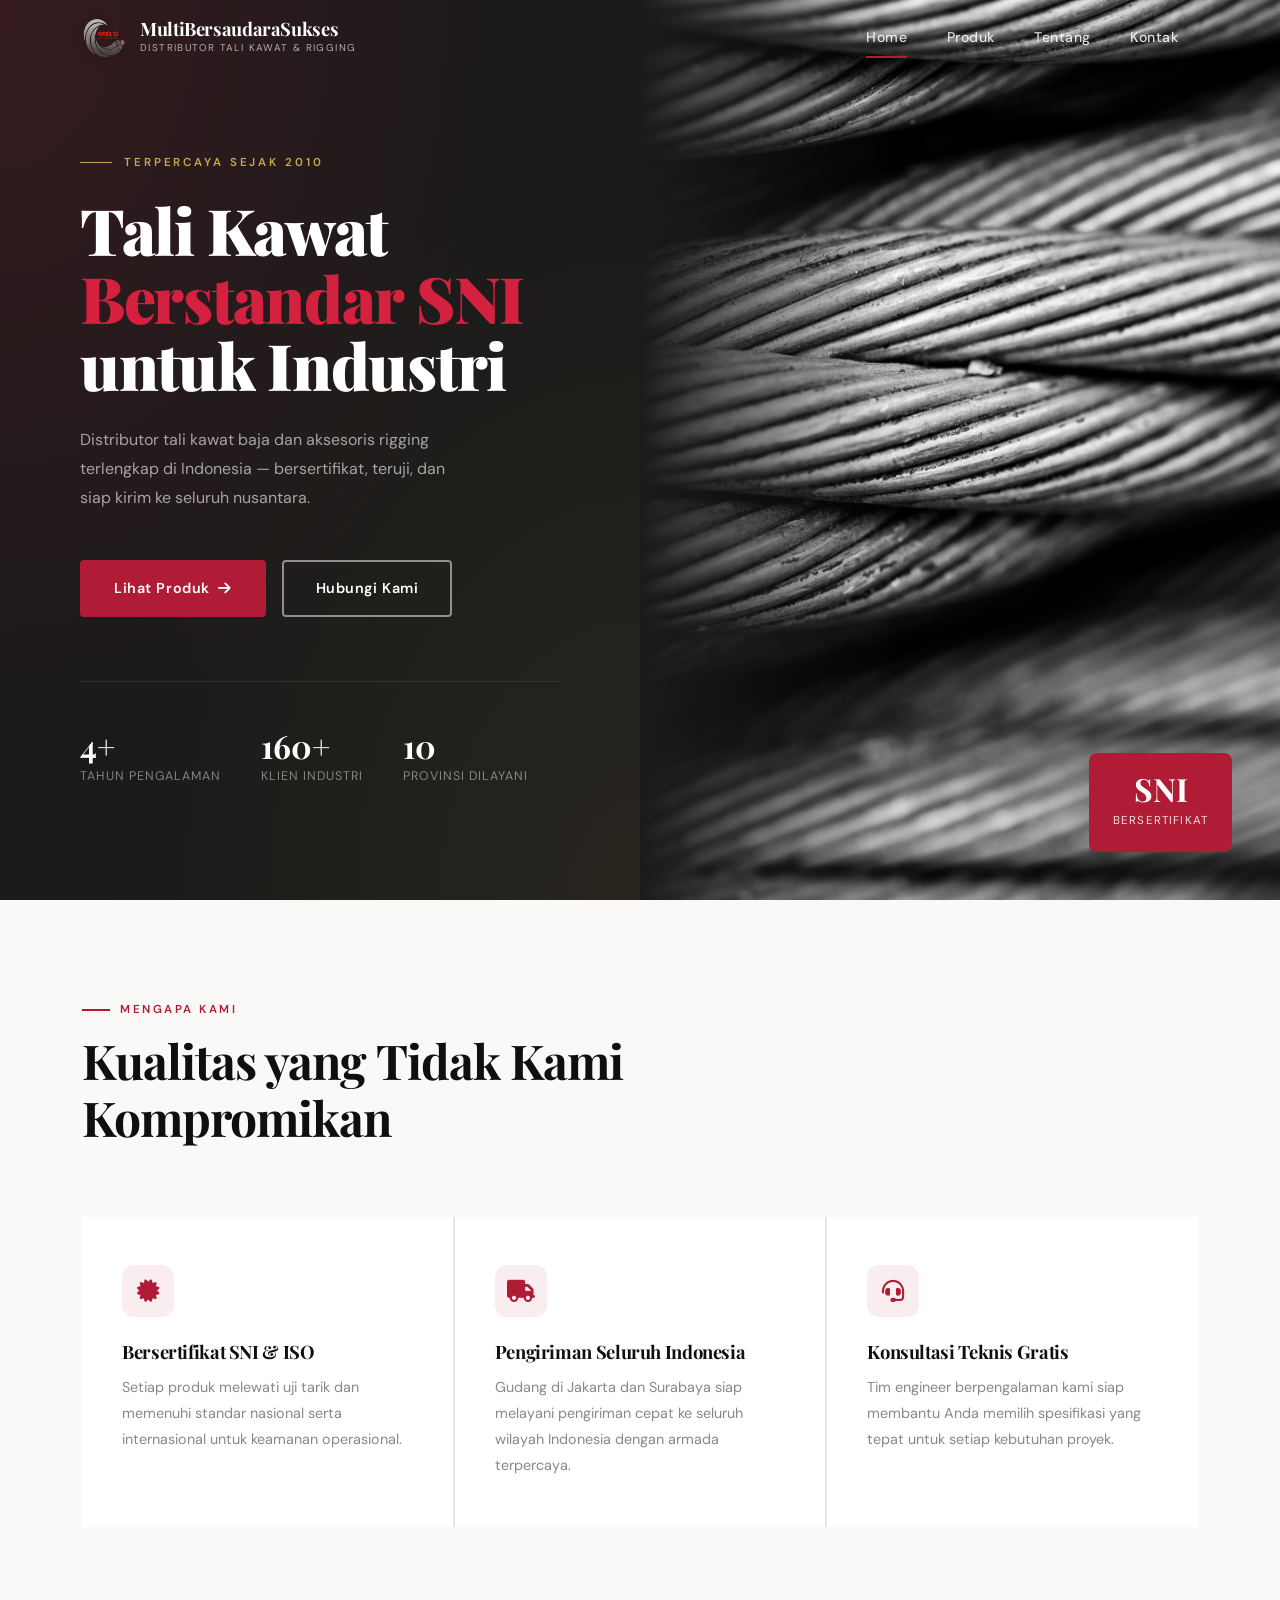
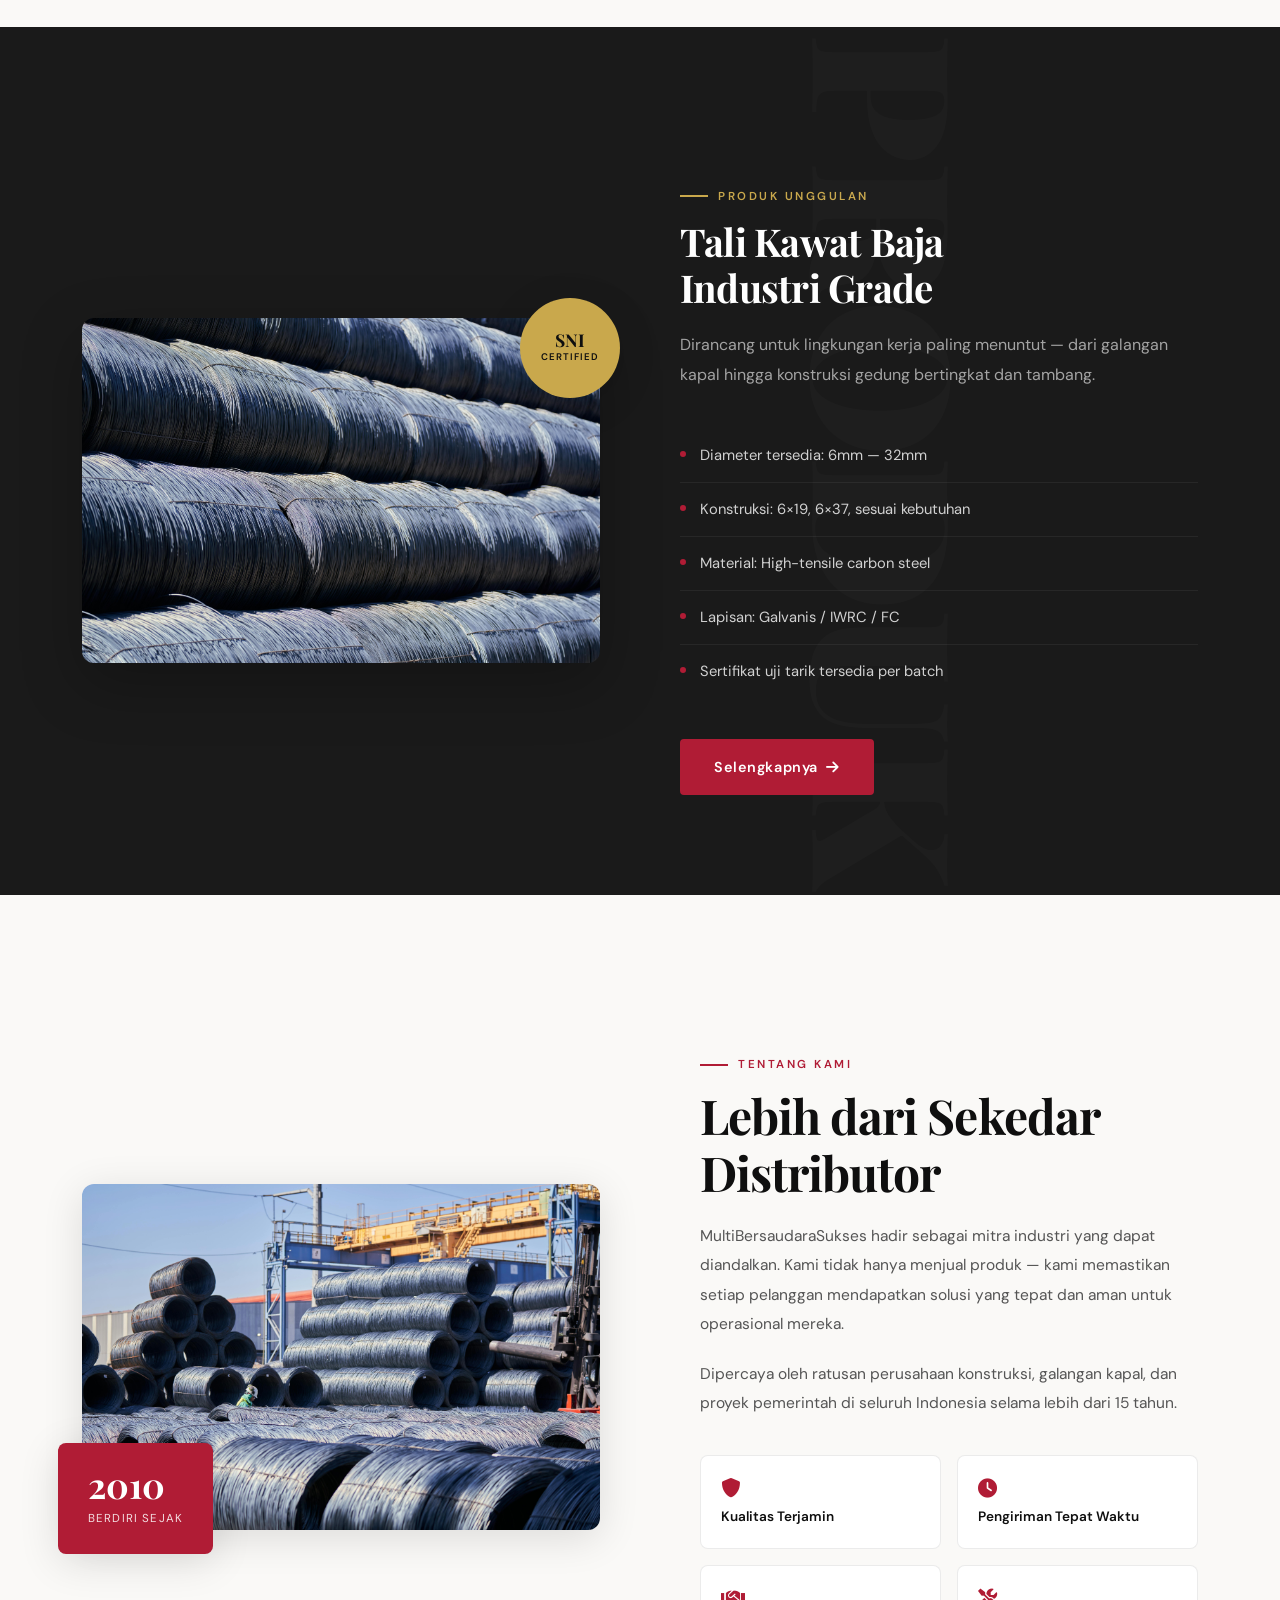
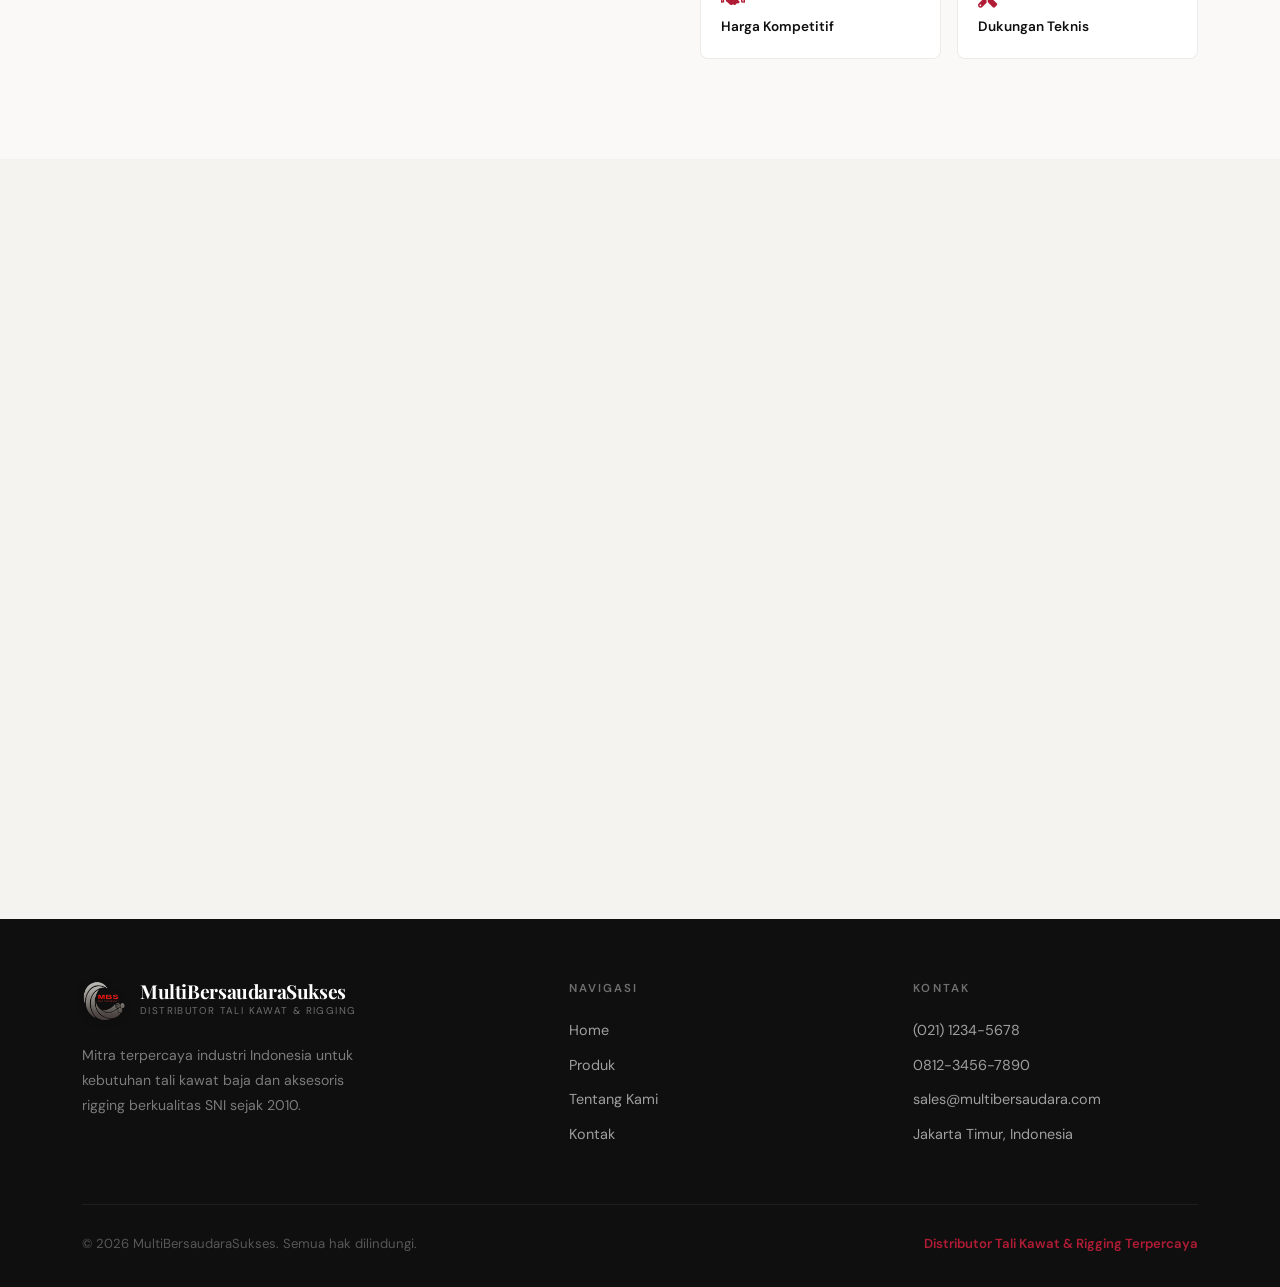
<file: index.html>
<!doctype html>
<html lang="id">
  <head>
    <meta charset="UTF-8" />
    <meta
      name="google-site-verification"
      content="gcoNCAgViepRN3vlRLxx89fwS9v8UomJIXdrQEM4OL8"
    />
    <link rel="icon" type="image/png" href="img/logo.png" />
    <meta name="viewport" content="width=device-width, initial-scale=1.0" />
    <title>MultiBersaudaraSukses — Distributor Tali Kawat SNI</title>
    <meta
      name="description"
      content="MultiBersaudaraSukses distributor tali kawat baja, sling, clamp, turnbuckle berkualitas SNI untuk industri, konstruksi, kapal. Melayani seluruh Indonesia."
    />
    <meta
      name="keywords"
      content="tali kawat, distributor tali kawat, sling, clamp, turnbuckle, rigging, wire rope"
    />
    <meta name="author" content="MultiBersaudaraSukses" />
    <meta property="og:site_name" content="MultiBersaudaraSukses" />
    <meta
      property="og:title"
      content="MultiBersaudaraSukses — Tali Kawat SNI"
    />
    <meta
      property="og:description"
      content="Distributor tali kawat dan aksesoris rigging terpercaya se-Indonesia."
    />
    <meta name="twitter:card" content="summary" />
    <link rel="preconnect" href="https://fonts.googleapis.com" />
    <link rel="preconnect" href="https://fonts.gstatic.com" crossorigin />
    <link
      href="https://fonts.googleapis.com/css2?family=Playfair+Display:wght@400;600;700;900&family=DM+Sans:wght@300;400;500;600&display=swap"
      rel="stylesheet"
    />
    <link
      rel="stylesheet"
      href="https://cdnjs.cloudflare.com/ajax/libs/font-awesome/6.0.0-beta3/css/all.min.css"
    />
    <link rel="stylesheet" href="style.css" />
  </head>
  <body>
    <!-- HEADER -->
    <header>
      <div class="container header-inner">
        <a href="index.html" class="logo">
          <img
            src="img/logo.png"
            alt="Logo MultiBersaudaraSukses"
            class="logo-img"
          />
          <div class="logo-text">
            <h1>MultiBersaudaraSukses</h1>
            <p>Distributor Tali Kawat &amp; Rigging</p>
          </div>
        </a>
        <nav>
          <ul class="nav-menu">
            <li><a href="index.html">Home</a></li>
            <li><a href="produk.html">Produk</a></li>
            <li><a href="tentang.html">Tentang</a></li>
            <li><a href="kontak.html">Kontak</a></li>
          </ul>
          <div class="hamburger" aria-label="Menu">
            <span></span><span></span><span></span>
          </div>
        </nav>
      </div>
    </header>

    <!-- HERO -->
    <section class="hero">
      <div class="hero-left">
        <div class="hero-eyebrow">Terpercaya Sejak 2010</div>
        <h2>Tali Kawat<br /><em>Berstandar SNI</em><br />untuk Industri</h2>
        <p class="hero-desc">
          Distributor tali kawat baja dan aksesoris rigging terlengkap di
          Indonesia — bersertifikat, teruji, dan siap kirim ke seluruh
          nusantara.
        </p>
        <div class="hero-actions">
          <a href="produk.html" class="btn"
            ><span>Lihat Produk</span> <i class="fas fa-arrow-right"></i
          ></a>
          <a href="kontak.html" class="btn btn-outline"
            ><span>Hubungi Kami</span></a
          >
        </div>
        <div class="hero-stats">
          <div class="stat-item">
            <strong class="count-up" data-target="15" data-suffix="+"
              >0+</strong
            >
            <span>Tahun Pengalaman</span>
          </div>
          <div class="stat-item">
            <strong class="count-up" data-target="500" data-suffix="+"
              >0+</strong
            >
            <span>Klien Industri</span>
          </div>
          <div class="stat-item">
            <strong class="count-up" data-target="34" data-suffix="">0</strong>
            <span>Provinsi Dilayani</span>
          </div>
        </div>
      </div>
      <div class="hero-right">
        <img src="img/Sling-Wire-Rope.jpg" alt="Tali Kawat Baja" />
        <div class="hero-badge">
          <strong>SNI</strong>
          <span>Bersertifikat</span>
        </div>
      </div>
    </section>

    <!-- KEUNGGULAN -->
    <section class="features">
      <div class="container">
        <div class="features-header">
          <div class="section-label">Mengapa Kami</div>
          <h2 class="section-title">
            Kualitas yang Tidak Kami<br />Kompromikan
          </h2>
        </div>
        <div class="features-grid">
          <div class="feature-card reveal">
            <div class="feature-icon"><i class="fas fa-certificate"></i></div>
            <h4>Bersertifikat SNI &amp; ISO</h4>
            <p>
              Setiap produk melewati uji tarik dan memenuhi standar nasional
              serta internasional untuk keamanan operasional.
            </p>
          </div>
          <div class="feature-card reveal">
            <div class="feature-icon"><i class="fas fa-truck"></i></div>
            <h4>Pengiriman Seluruh Indonesia</h4>
            <p>
              Gudang di Jakarta dan Surabaya siap melayani pengiriman cepat ke
              seluruh wilayah Indonesia dengan armada terpercaya.
            </p>
          </div>
          <div class="feature-card reveal">
            <div class="feature-icon"><i class="fas fa-headset"></i></div>
            <h4>Konsultasi Teknis Gratis</h4>
            <p>
              Tim engineer berpengalaman kami siap membantu Anda memilih
              spesifikasi yang tepat untuk setiap kebutuhan proyek.
            </p>
          </div>
        </div>
      </div>
    </section>

    <!-- PRODUK HIGHLIGHT -->
    <section class="product-section">
      <div class="container">
        <div class="product-layout">
          <div class="product-image-wrap reveal">
            <img src="img/tali-kawat-baja.jpg" alt="Tali Kawat Baja" />
            <div class="cert-badge">
              <strong>SNI</strong>
              <span>Certified</span>
            </div>
          </div>
          <div class="product-info reveal">
            <div class="section-label">Produk Unggulan</div>
            <h3 class="section-title" style="color: white">
              Tali Kawat Baja<br />Industri Grade
            </h3>
            <p>
              Dirancang untuk lingkungan kerja paling menuntut — dari galangan
              kapal hingga konstruksi gedung bertingkat dan tambang.
            </p>
            <ul class="spec-list">
              <li>
                <span class="spec-dot"></span>Diameter tersedia: 6mm — 32mm
              </li>
              <li>
                <span class="spec-dot"></span>Konstruksi: 6×19, 6×37, sesuai
                kebutuhan
              </li>
              <li>
                <span class="spec-dot"></span>Material: High-tensile carbon
                steel
              </li>
              <li>
                <span class="spec-dot"></span>Lapisan: Galvanis / IWRC / FC
              </li>
              <li>
                <span class="spec-dot"></span>Sertifikat uji tarik tersedia per
                batch
              </li>
            </ul>
            <a href="produk.html" class="btn"
              ><span>Selengkapnya</span> <i class="fas fa-arrow-right"></i
            ></a>
          </div>
        </div>
      </div>
    </section>

    <!-- TENTANG SINGKAT -->
    <section class="about-section">
      <div class="container">
        <div class="about-layout">
          <div class="about-image-wrap reveal">
            <img src="img/tentang-kami.jpg" alt="Tim MultiBersaudaraSukses" />
            <div class="about-since">
              <strong>2010</strong>
              <span>Berdiri Sejak</span>
            </div>
          </div>
          <div class="about-content reveal">
            <div class="section-label">Tentang Kami</div>
            <h2 class="section-title">Lebih dari Sekedar<br />Distributor</h2>
            <p>
              MultiBersaudaraSukses hadir sebagai mitra industri yang dapat
              diandalkan. Kami tidak hanya menjual produk — kami memastikan
              setiap pelanggan mendapatkan solusi yang tepat dan aman untuk
              operasional mereka.
            </p>
            <p>
              Dipercaya oleh ratusan perusahaan konstruksi, galangan kapal, dan
              proyek pemerintah di seluruh Indonesia selama lebih dari 15 tahun.
            </p>
            <div class="value-grid">
              <div class="value-item">
                <i class="fas fa-shield-alt"></i>
                <h5>Kualitas Terjamin</h5>
              </div>
              <div class="value-item">
                <i class="fas fa-clock"></i>
                <h5>Pengiriman Tepat Waktu</h5>
              </div>
              <div class="value-item">
                <i class="fas fa-handshake"></i>
                <h5>Harga Kompetitif</h5>
              </div>
              <div class="value-item">
                <i class="fas fa-tools"></i>
                <h5>Dukungan Teknis</h5>
              </div>
            </div>
          </div>
        </div>
      </div>
    </section>

    <!-- CTA KONTAK -->
    <section class="contact-section">
      <div class="container">
        <div class="contact-layout">
          <div class="contact-info reveal">
            <div class="section-label">Kontak</div>
            <h3>Siap Melayani<br />Kebutuhan Anda</h3>
            <p>
              Konsultasikan kebutuhan tali kawat dan rigging Anda dengan tim
              kami. Kami siap memberikan penawaran terbaik.
            </p>
            <div class="contact-item">
              <div class="contact-icon">
                <i class="fas fa-map-marker-alt"></i>
              </div>
              <div class="contact-item-text">
                <strong>Alamat</strong>
                <span>Jl. Raya Industri No.88, Jakarta Timur</span>
              </div>
            </div>
            <div class="contact-item">
              <div class="contact-icon"><i class="fas fa-phone"></i></div>
              <div class="contact-item-text">
                <strong>Telepon</strong>
                <span>(021) 1234-5678 / 0812-3456-7890</span>
              </div>
            </div>
            <div class="contact-item">
              <div class="contact-icon"><i class="fas fa-envelope"></i></div>
              <div class="contact-item-text">
                <strong>Email</strong>
                <span>sales@multibersaudara.com</span>
              </div>
            </div>
          </div>

          <div class="contact-form reveal">
            <h4>Kirim Pesan</h4>
            <form id="contactForm">
              <div class="form-row">
                <div class="form-group">
                  <label for="nama">Nama</label>
                  <input
                    type="text"
                    id="nama"
                    placeholder="Nama lengkap Anda"
                    required
                  />
                </div>
                <div class="form-group">
                  <label for="email">Email</label>
                  <input
                    type="email"
                    id="email"
                    placeholder="email@perusahaan.com"
                    required
                  />
                </div>
              </div>
              <div class="form-group">
                <label for="pesan">Pesan</label>
                <textarea
                  id="pesan"
                  rows="5"
                  placeholder="Ceritakan kebutuhan Anda..."
                ></textarea>
              </div>
              <button type="submit" class="btn">
                <span>Kirim Pesan</span> <i class="fas fa-paper-plane"></i>
              </button>
            </form>
          </div>
        </div>
      </div>
    </section>

    <!-- FOOTER -->
    <footer>
      <div class="container">
        <div class="footer-top">
          <div class="footer-brand">
            <div class="logo">
              <img src="img/logo.png" alt="Logo" class="logo-img" />
              <div class="logo-text">
                <h1>MultiBersaudaraSukses</h1>
                <p>Distributor Tali Kawat &amp; Rigging</p>
              </div>
            </div>
            <p>
              Mitra terpercaya industri Indonesia untuk kebutuhan tali kawat
              baja dan aksesoris rigging berkualitas SNI sejak 2010.
            </p>
          </div>
          <div class="footer-col">
            <h5>Navigasi</h5>
            <ul>
              <li><a href="index.html">Home</a></li>
              <li><a href="produk.html">Produk</a></li>
              <li><a href="tentang.html">Tentang Kami</a></li>
              <li><a href="kontak.html">Kontak</a></li>
            </ul>
          </div>
          <div class="footer-col">
            <h5>Kontak</h5>
            <ul>
              <li>(021) 1234-5678</li>
              <li>0812-3456-7890</li>
              <li>sales@multibersaudara.com</li>
              <li>Jakarta Timur, Indonesia</li>
            </ul>
          </div>
        </div>
        <div class="footer-bottom">
          <p>&copy; 2026 MultiBersaudaraSukses. Semua hak dilindungi.</p>
          <span class="footer-accent"
            >Distributor Tali Kawat &amp; Rigging Terpercaya</span
          >
        </div>
      </div>
    </footer>

    <script src="script.js"></script>
  </body>
</html>
</file>
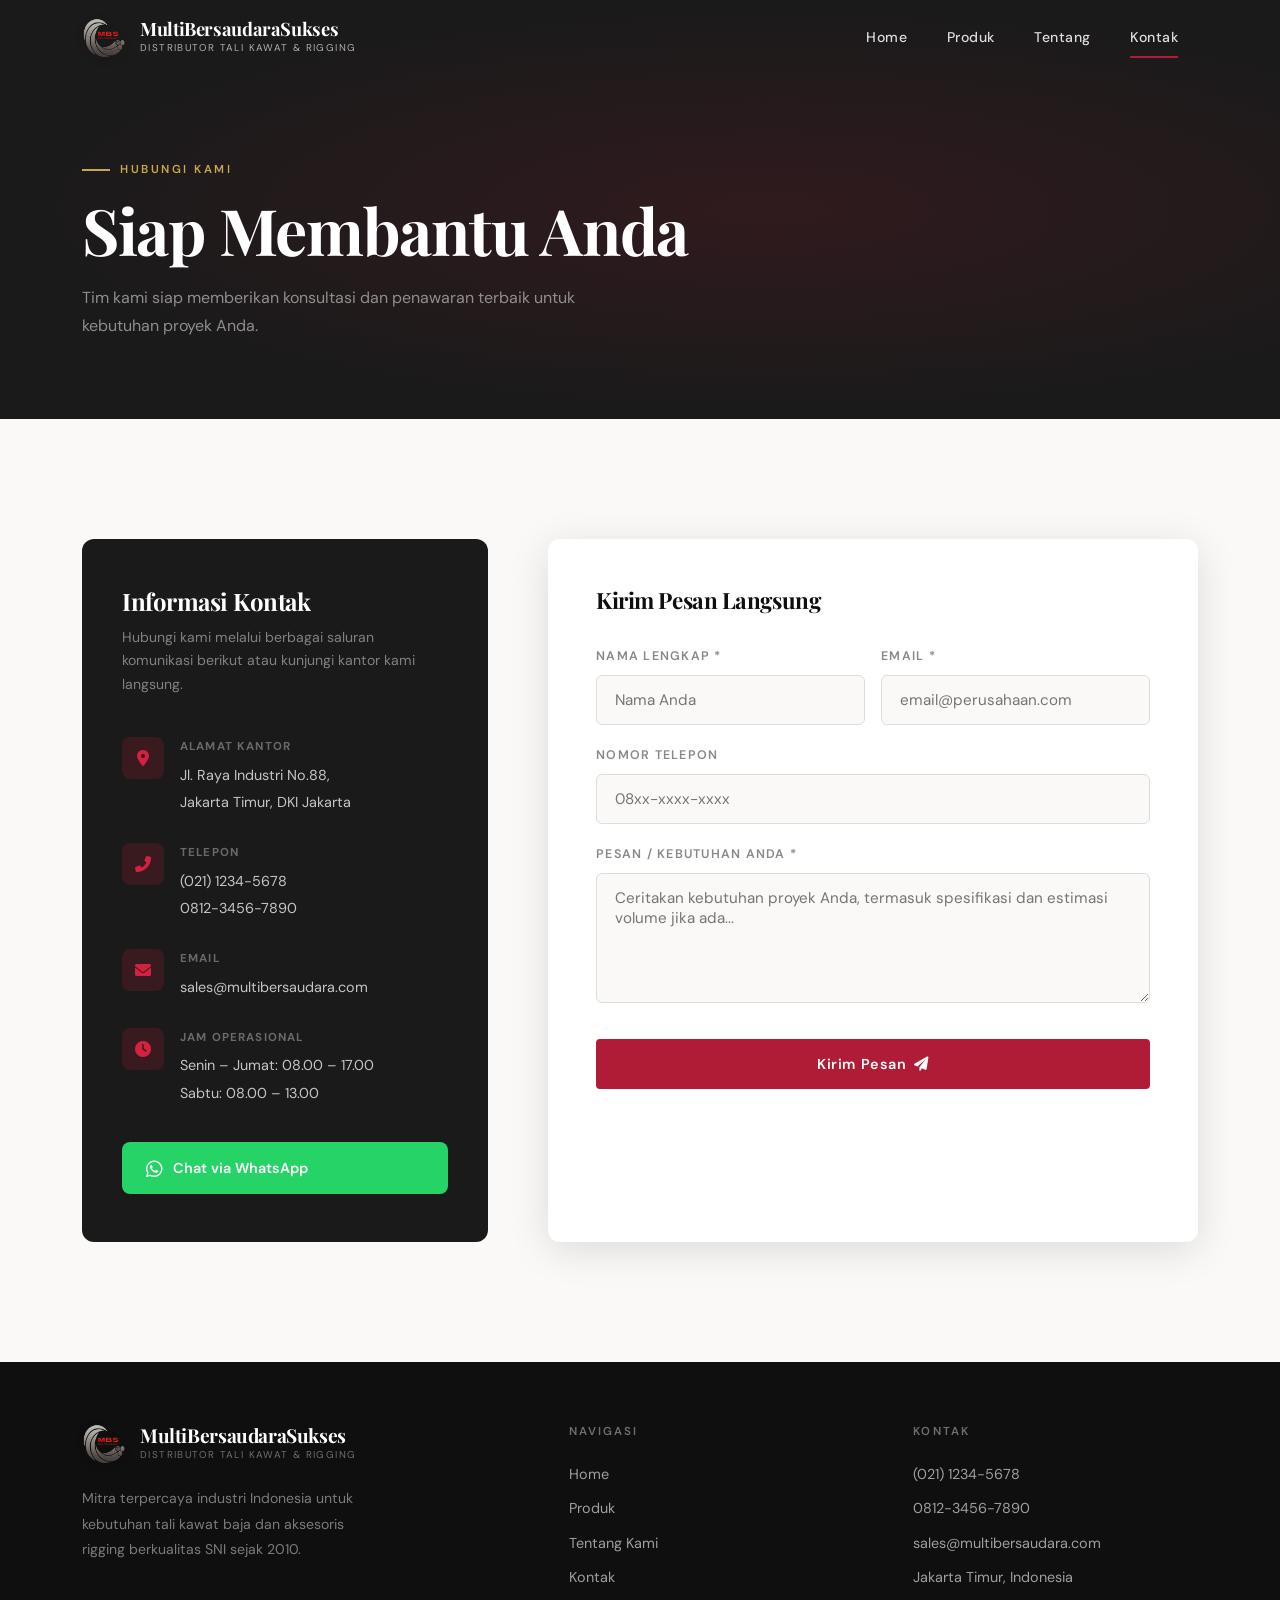
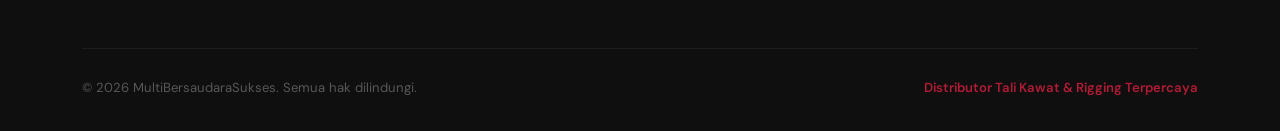
<file: kontak.html>
<!doctype html>
<html lang="id">
<head>
  <meta charset="UTF-8" />
  <meta name="viewport" content="width=device-width, initial-scale=1.0" />
  <title>Kontak — MultiBersaudaraSukses</title>
  <meta name="description" content="Hubungi MultiBersaudaraSukses untuk konsultasi dan penawaran tali kawat baja dan aksesoris rigging." />
  <link rel="preconnect" href="https://fonts.googleapis.com" />
  <link rel="preconnect" href="https://fonts.gstatic.com" crossorigin />
  <link href="https://fonts.googleapis.com/css2?family=Playfair+Display:wght@400;600;700;900&family=DM+Sans:wght@300;400;500;600&display=swap" rel="stylesheet" />
  <link rel="stylesheet" href="https://cdnjs.cloudflare.com/ajax/libs/font-awesome/6.0.0-beta3/css/all.min.css" />
  <link rel="stylesheet" href="style.css" />
</head>
<body>

  <header>
    <div class="container header-inner">
      <a href="index.html" class="logo">
        <img src="img/logo.png" alt="Logo MultiBersaudaraSukses" class="logo-img" />
        <div class="logo-text">
          <h1>MultiBersaudaraSukses</h1>
          <p>Distributor Tali Kawat &amp; Rigging</p>
        </div>
      </a>
      <nav>
        <ul class="nav-menu">
          <li><a href="index.html">Home</a></li>
          <li><a href="produk.html">Produk</a></li>
          <li><a href="tentang.html">Tentang</a></li>
          <li><a href="kontak.html">Kontak</a></li>
        </ul>
        <div class="hamburger" aria-label="Menu">
          <span></span><span></span><span></span>
        </div>
      </nav>
    </div>
  </header>

  <section class="page-hero">
    <div class="container page-hero-content">
      <div class="section-label">Hubungi Kami</div>
      <h2>Siap Membantu Anda</h2>
      <p>Tim kami siap memberikan konsultasi dan penawaran terbaik untuk kebutuhan proyek Anda.</p>
    </div>
  </section>

  <section class="kontak-page-section">
    <div class="container">
      <div class="kontak-layout">

        <div class="kontak-info-card reveal">
          <h3>Informasi Kontak</h3>
          <p>Hubungi kami melalui berbagai saluran komunikasi berikut atau kunjungi kantor kami langsung.</p>

          <div class="kontak-item">
            <div class="kontak-icon"><i class="fas fa-map-marker-alt"></i></div>
            <div>
              <strong>Alamat Kantor</strong>
              <span>Jl. Raya Industri No.88,<br />Jakarta Timur, DKI Jakarta</span>
            </div>
          </div>

          <div class="kontak-item">
            <div class="kontak-icon"><i class="fas fa-phone-alt"></i></div>
            <div>
              <strong>Telepon</strong>
              <span>(021) 1234-5678<br />0812-3456-7890</span>
            </div>
          </div>

          <div class="kontak-item">
            <div class="kontak-icon"><i class="fas fa-envelope"></i></div>
            <div>
              <strong>Email</strong>
              <span>sales@multibersaudara.com</span>
            </div>
          </div>

          <div class="kontak-item">
            <div class="kontak-icon"><i class="fas fa-clock"></i></div>
            <div>
              <strong>Jam Operasional</strong>
              <span>Senin – Jumat: 08.00 – 17.00<br />Sabtu: 08.00 – 13.00</span>
            </div>
          </div>

          <a href="https://wa.me/6281234567890" class="wa-btn" target="_blank" rel="noopener">
            <i class="fab fa-whatsapp" style="font-size:1.2rem;"></i>
            Chat via WhatsApp
          </a>
        </div>

        <div class="contact-form reveal">
          <h4>Kirim Pesan Langsung</h4>
          <form id="contactForm">
            <div class="form-row">
              <div class="form-group">
                <label for="nama">Nama Lengkap *</label>
                <input type="text" id="nama" placeholder="Nama Anda" required />
              </div>
              <div class="form-group">
                <label for="email">Email *</label>
                <input type="email" id="email" placeholder="email@perusahaan.com" required />
              </div>
            </div>
            <div class="form-group">
              <label for="telepon">Nomor Telepon</label>
              <input type="tel" id="telepon" placeholder="08xx-xxxx-xxxx" />
            </div>
            <div class="form-group">
              <label for="pesan">Pesan / Kebutuhan Anda *</label>
              <textarea id="pesan" rows="5" placeholder="Ceritakan kebutuhan proyek Anda, termasuk spesifikasi dan estimasi volume jika ada..."></textarea>
            </div>
            <button type="submit" class="btn"><span>Kirim Pesan</span> <i class="fas fa-paper-plane"></i></button>
          </form>
        </div>

      </div>
    </div>
  </section>

  <footer>
    <div class="container">
      <div class="footer-top">
        <div class="footer-brand">
          <div class="logo">
            <img src="img/logo.png" alt="Logo" class="logo-img" />
            <div class="logo-text">
              <h1>MultiBersaudaraSukses</h1>
              <p>Distributor Tali Kawat &amp; Rigging</p>
            </div>
          </div>
          <p>Mitra terpercaya industri Indonesia untuk kebutuhan tali kawat baja dan aksesoris rigging berkualitas SNI sejak 2010.</p>
        </div>
        <div class="footer-col">
          <h5>Navigasi</h5>
          <ul>
            <li><a href="index.html">Home</a></li>
            <li><a href="produk.html">Produk</a></li>
            <li><a href="tentang.html">Tentang Kami</a></li>
            <li><a href="kontak.html">Kontak</a></li>
          </ul>
        </div>
        <div class="footer-col">
          <h5>Kontak</h5>
          <ul>
            <li>(021) 1234-5678</li>
            <li>0812-3456-7890</li>
            <li>sales@multibersaudara.com</li>
            <li>Jakarta Timur, Indonesia</li>
          </ul>
        </div>
      </div>
      <div class="footer-bottom">
        <p>&copy; 2026 MultiBersaudaraSukses. Semua hak dilindungi.</p>
        <span class="footer-accent">Distributor Tali Kawat &amp; Rigging Terpercaya</span>
      </div>
    </div>
  </footer>

  <script src="script.js"></script>
</body>
</html>
</file>
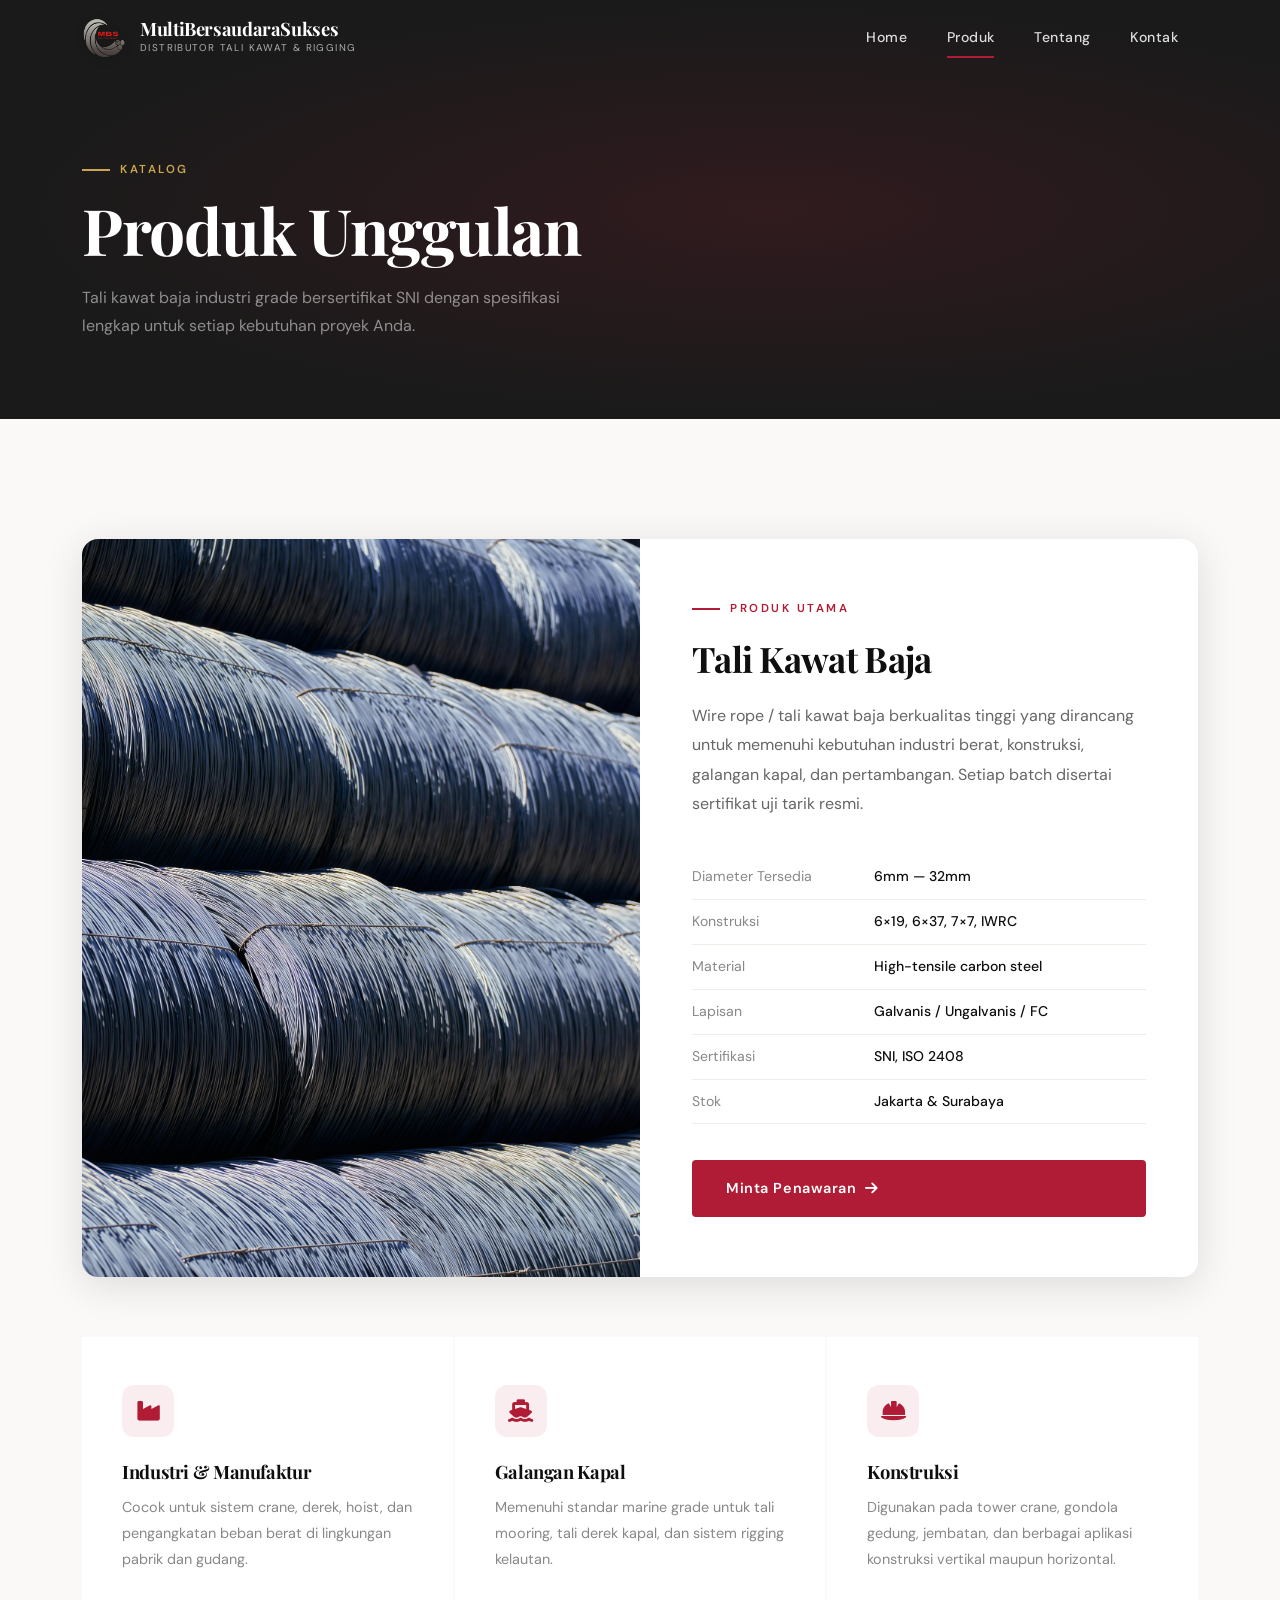
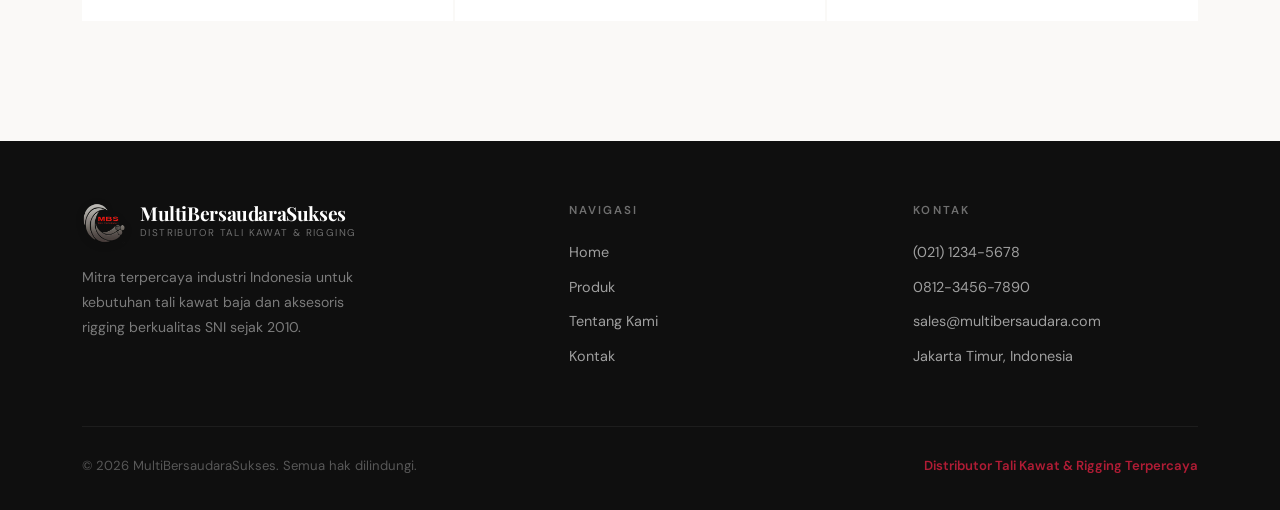
<file: produk.html>
<!doctype html>
<html lang="id">
<head>
  <meta charset="UTF-8" />
  <meta name="google-site-verification" content="google24a05e01aa61b7ef" />
  <meta name="viewport" content="width=device-width, initial-scale=1.0" />
  <title>Produk — MultiBersaudaraSukses</title>
  <meta name="description" content="Tali kawat baja berkualitas SNI untuk industri, konstruksi, dan kapal. Tersedia berbagai diameter dan konstruksi." />
  <link rel="preconnect" href="https://fonts.googleapis.com" />
  <link rel="preconnect" href="https://fonts.gstatic.com" crossorigin />
  <link href="https://fonts.googleapis.com/css2?family=Playfair+Display:wght@400;600;700;900&family=DM+Sans:wght@300;400;500;600&display=swap" rel="stylesheet" />
  <link rel="stylesheet" href="https://cdnjs.cloudflare.com/ajax/libs/font-awesome/6.0.0-beta3/css/all.min.css" />
  <link rel="stylesheet" href="style.css" />
</head>
<body>

  <header>
    <div class="container header-inner">
      <a href="index.html" class="logo">
        <img src="img/logo.png" alt="Logo MultiBersaudaraSukses" class="logo-img" />
        <div class="logo-text">
          <h1>MultiBersaudaraSukses</h1>
          <p>Distributor Tali Kawat &amp; Rigging</p>
        </div>
      </a>
      <nav>
        <ul class="nav-menu">
          <li><a href="index.html">Home</a></li>
          <li><a href="produk.html">Produk</a></li>
          <li><a href="tentang.html">Tentang</a></li>
          <li><a href="kontak.html">Kontak</a></li>
        </ul>
        <div class="hamburger" aria-label="Menu">
          <span></span><span></span><span></span>
        </div>
      </nav>
    </div>
  </header>

  <!-- Page Hero -->
  <section class="page-hero">
    <div class="container page-hero-content">
      <div class="section-label">Katalog</div>
      <h2>Produk Unggulan</h2>
      <p>Tali kawat baja industri grade bersertifikat SNI dengan spesifikasi lengkap untuk setiap kebutuhan proyek Anda.</p>
    </div>
  </section>

  <!-- Produk -->
  <section class="produk-page-section">
    <div class="container">

      <div class="produk-card-lg reveal">
        <div class="produk-card-img">
          <img src="img/tali-kawat-baja.jpg" alt="Tali Kawat Baja" />
        </div>
        <div class="produk-card-body">
          <div class="section-label">Produk Utama</div>
          <h3>Tali Kawat Baja</h3>
          <p>Wire rope / tali kawat baja berkualitas tinggi yang dirancang untuk memenuhi kebutuhan industri berat, konstruksi, galangan kapal, dan pertambangan. Setiap batch disertai sertifikat uji tarik resmi.</p>

          <table class="spec-table">
            <tr>
              <td>Diameter Tersedia</td>
              <td>6mm — 32mm</td>
            </tr>
            <tr>
              <td>Konstruksi</td>
              <td>6×19, 6×37, 7×7, IWRC</td>
            </tr>
            <tr>
              <td>Material</td>
              <td>High-tensile carbon steel</td>
            </tr>
            <tr>
              <td>Lapisan</td>
              <td>Galvanis / Ungalvanis / FC</td>
            </tr>
            <tr>
              <td>Sertifikasi</td>
              <td>SNI, ISO 2408</td>
            </tr>
            <tr>
              <td>Stok</td>
              <td>Jakarta &amp; Surabaya</td>
            </tr>
          </table>

          <a href="kontak.html" class="btn"><span>Minta Penawaran</span> <i class="fas fa-arrow-right"></i></a>
        </div>
      </div>

      <!-- Info tambahan -->
      <div class="features-grid" style="margin-top: 60px; background: transparent;">
        <div class="feature-card reveal">
          <div class="feature-icon"><i class="fas fa-industry"></i></div>
          <h4>Industri &amp; Manufaktur</h4>
          <p>Cocok untuk sistem crane, derek, hoist, dan pengangkatan beban berat di lingkungan pabrik dan gudang.</p>
        </div>
        <div class="feature-card reveal">
          <div class="feature-icon"><i class="fas fa-ship"></i></div>
          <h4>Galangan Kapal</h4>
          <p>Memenuhi standar marine grade untuk tali mooring, tali derek kapal, dan sistem rigging kelautan.</p>
        </div>
        <div class="feature-card reveal">
          <div class="feature-icon"><i class="fas fa-hard-hat"></i></div>
          <h4>Konstruksi</h4>
          <p>Digunakan pada tower crane, gondola gedung, jembatan, dan berbagai aplikasi konstruksi vertikal maupun horizontal.</p>
        </div>
      </div>

    </div>
  </section>

  <footer>
    <div class="container">
      <div class="footer-top">
        <div class="footer-brand">
          <div class="logo">
            <img src="img/logo.png" alt="Logo" class="logo-img" />
            <div class="logo-text">
              <h1>MultiBersaudaraSukses</h1>
              <p>Distributor Tali Kawat &amp; Rigging</p>
            </div>
          </div>
          <p>Mitra terpercaya industri Indonesia untuk kebutuhan tali kawat baja dan aksesoris rigging berkualitas SNI sejak 2010.</p>
        </div>
        <div class="footer-col">
          <h5>Navigasi</h5>
          <ul>
            <li><a href="index.html">Home</a></li>
            <li><a href="produk.html">Produk</a></li>
            <li><a href="tentang.html">Tentang Kami</a></li>
            <li><a href="kontak.html">Kontak</a></li>
          </ul>
        </div>
        <div class="footer-col">
          <h5>Kontak</h5>
          <ul>
            <li>(021) 1234-5678</li>
            <li>0812-3456-7890</li>
            <li>sales@multibersaudara.com</li>
            <li>Jakarta Timur, Indonesia</li>
          </ul>
        </div>
      </div>
      <div class="footer-bottom">
        <p>&copy; 2026 MultiBersaudaraSukses. Semua hak dilindungi.</p>
        <span class="footer-accent">Distributor Tali Kawat &amp; Rigging Terpercaya</span>
      </div>
    </div>
  </footer>

  <script src="script.js"></script>
</body>
</html>
</file>
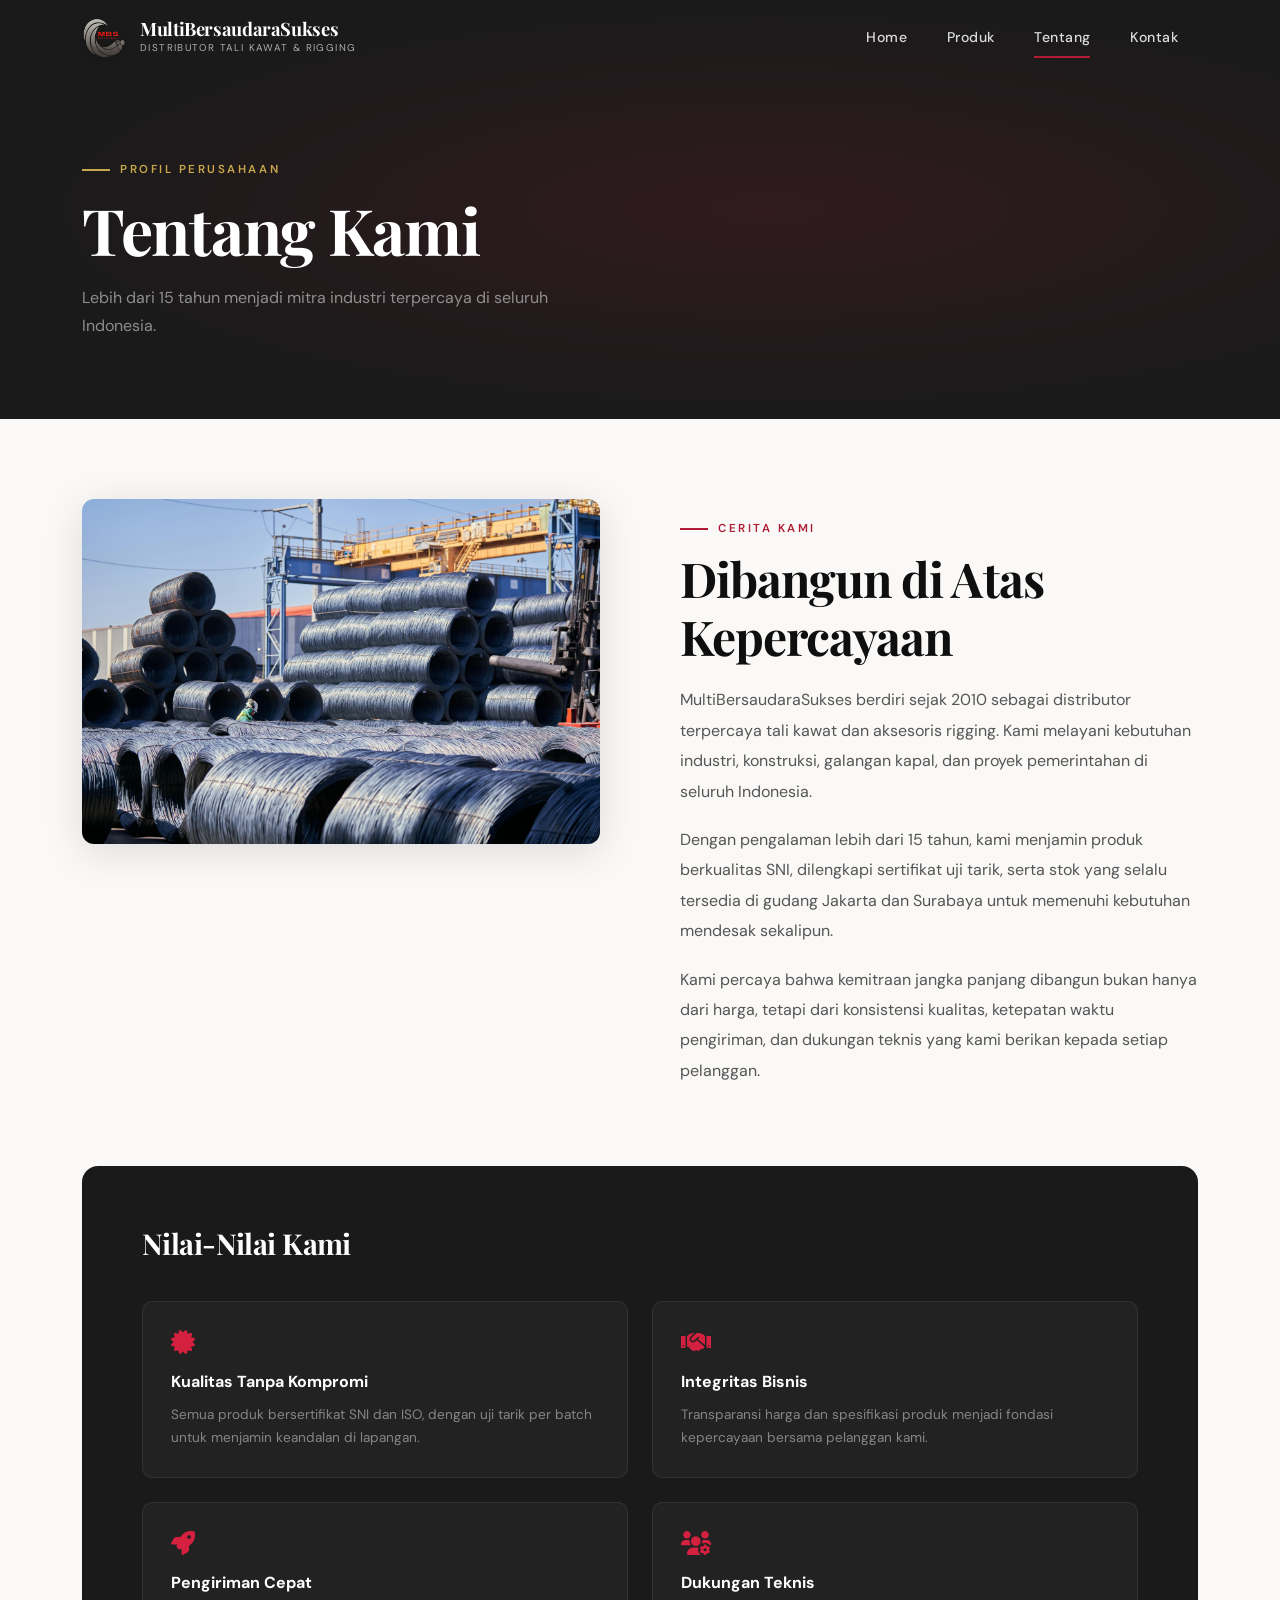
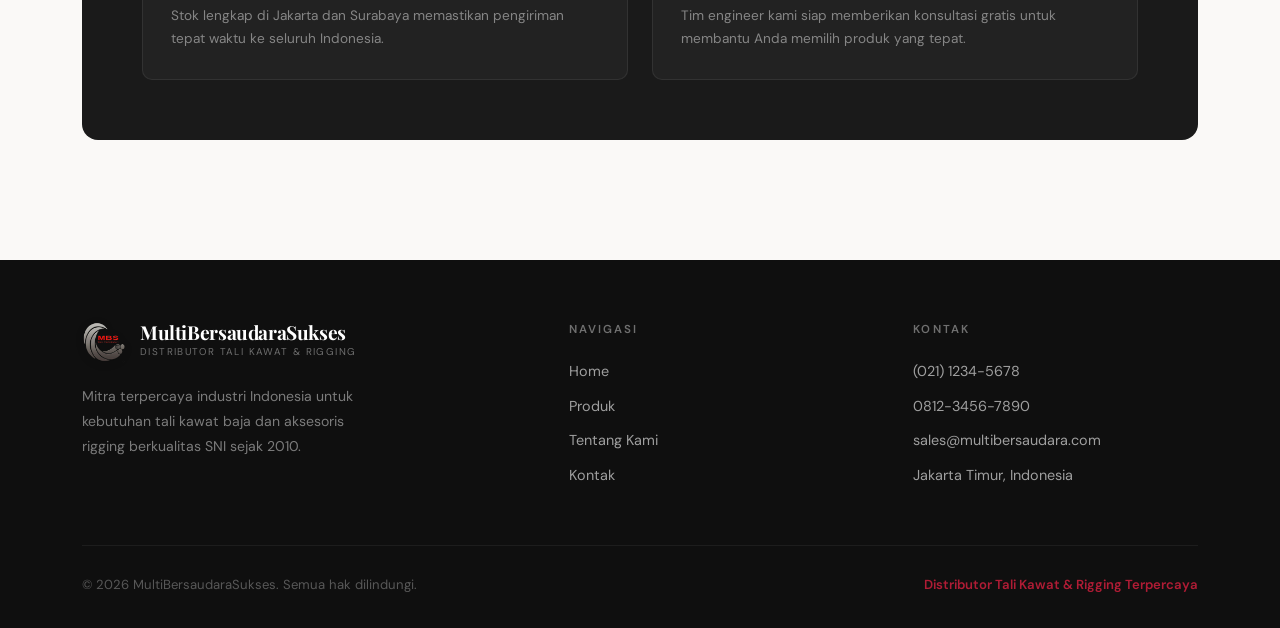
<file: tentang.html>
<!doctype html>
<html lang="id">
<head>
  <meta charset="UTF-8" />
  <meta name="viewport" content="width=device-width, initial-scale=1.0" />
  <title>Tentang Kami — MultiBersaudaraSukses</title>
  <meta name="description" content="MultiBersaudaraSukses berdiri sejak 2010 sebagai distributor terpercaya tali kawat dan aksesoris rigging di Indonesia." />
  <link rel="preconnect" href="https://fonts.googleapis.com" />
  <link rel="preconnect" href="https://fonts.gstatic.com" crossorigin />
  <link href="https://fonts.googleapis.com/css2?family=Playfair+Display:wght@400;600;700;900&family=DM+Sans:wght@300;400;500;600&display=swap" rel="stylesheet" />
  <link rel="stylesheet" href="https://cdnjs.cloudflare.com/ajax/libs/font-awesome/6.0.0-beta3/css/all.min.css" />
  <link rel="stylesheet" href="style.css" />
</head>
<body>

  <header>
    <div class="container header-inner">
      <a href="index.html" class="logo">
        <img src="img/logo.png" alt="Logo MultiBersaudaraSukses" class="logo-img" />
        <div class="logo-text">
          <h1>MultiBersaudaraSukses</h1>
          <p>Distributor Tali Kawat &amp; Rigging</p>
        </div>
      </a>
      <nav>
        <ul class="nav-menu">
          <li><a href="index.html">Home</a></li>
          <li><a href="produk.html">Produk</a></li>
          <li><a href="tentang.html">Tentang</a></li>
          <li><a href="kontak.html">Kontak</a></li>
        </ul>
        <div class="hamburger" aria-label="Menu">
          <span></span><span></span><span></span>
        </div>
      </nav>
    </div>
  </header>

  <section class="page-hero">
    <div class="container page-hero-content">
      <div class="section-label">Profil Perusahaan</div>
      <h2>Tentang Kami</h2>
      <p>Lebih dari 15 tahun menjadi mitra industri terpercaya di seluruh Indonesia.</p>
    </div>
  </section>

  <section class="tentang-content">
    <div class="container">
      <div class="tentang-grid">
        <div class="tentang-img-wrap reveal">
          <img src="img/tentang-kami.jpg" alt="Gudang dan tim MultiBersaudaraSukses" />
        </div>
        <div class="reveal" style="padding-top: 20px;">
          <div class="section-label">Cerita Kami</div>
          <h2 class="section-title">Dibangun di Atas<br />Kepercayaan</h2>
          <p style="color:#555; margin-bottom:18px; line-height:1.9;">MultiBersaudaraSukses berdiri sejak 2010 sebagai distributor terpercaya tali kawat dan aksesoris rigging. Kami melayani kebutuhan industri, konstruksi, galangan kapal, dan proyek pemerintahan di seluruh Indonesia.</p>
          <p style="color:#555; margin-bottom:18px; line-height:1.9;">Dengan pengalaman lebih dari 15 tahun, kami menjamin produk berkualitas SNI, dilengkapi sertifikat uji tarik, serta stok yang selalu tersedia di gudang Jakarta dan Surabaya untuk memenuhi kebutuhan mendesak sekalipun.</p>
          <p style="color:#555; line-height:1.9;">Kami percaya bahwa kemitraan jangka panjang dibangun bukan hanya dari harga, tetapi dari konsistensi kualitas, ketepatan waktu pengiriman, dan dukungan teknis yang kami berikan kepada setiap pelanggan.</p>
        </div>
      </div>

      <!-- Values -->
      <div class="values-section reveal">
        <h3>Nilai-Nilai Kami</h3>
        <div class="values-grid">
          <div class="val-card">
            <i class="fas fa-certificate"></i>
            <h5>Kualitas Tanpa Kompromi</h5>
            <p>Semua produk bersertifikat SNI dan ISO, dengan uji tarik per batch untuk menjamin keandalan di lapangan.</p>
          </div>
          <div class="val-card">
            <i class="fas fa-handshake"></i>
            <h5>Integritas Bisnis</h5>
            <p>Transparansi harga dan spesifikasi produk menjadi fondasi kepercayaan bersama pelanggan kami.</p>
          </div>
          <div class="val-card">
            <i class="fas fa-rocket"></i>
            <h5>Pengiriman Cepat</h5>
            <p>Stok lengkap di Jakarta dan Surabaya memastikan pengiriman tepat waktu ke seluruh Indonesia.</p>
          </div>
          <div class="val-card">
            <i class="fas fa-users-cog"></i>
            <h5>Dukungan Teknis</h5>
            <p>Tim engineer kami siap memberikan konsultasi gratis untuk membantu Anda memilih produk yang tepat.</p>
          </div>
        </div>
      </div>
    </div>
  </section>

  <footer>
    <div class="container">
      <div class="footer-top">
        <div class="footer-brand">
          <div class="logo">
            <img src="img/logo.png" alt="Logo" class="logo-img" />
            <div class="logo-text">
              <h1>MultiBersaudaraSukses</h1>
              <p>Distributor Tali Kawat &amp; Rigging</p>
            </div>
          </div>
          <p>Mitra terpercaya industri Indonesia untuk kebutuhan tali kawat baja dan aksesoris rigging berkualitas SNI sejak 2010.</p>
        </div>
        <div class="footer-col">
          <h5>Navigasi</h5>
          <ul>
            <li><a href="index.html">Home</a></li>
            <li><a href="produk.html">Produk</a></li>
            <li><a href="tentang.html">Tentang Kami</a></li>
            <li><a href="kontak.html">Kontak</a></li>
          </ul>
        </div>
        <div class="footer-col">
          <h5>Kontak</h5>
          <ul>
            <li>(021) 1234-5678</li>
            <li>0812-3456-7890</li>
            <li>sales@multibersaudara.com</li>
            <li>Jakarta Timur, Indonesia</li>
          </ul>
        </div>
      </div>
      <div class="footer-bottom">
        <p>&copy; 2026 MultiBersaudaraSukses. Semua hak dilindungi.</p>
        <span class="footer-accent">Distributor Tali Kawat &amp; Rigging Terpercaya</span>
      </div>
    </div>
  </footer>

  <script src="script.js"></script>
</body>
</html>
</file>
<file: style.css>
/* ============================================================
   MultiBersaudaraSukses — Premium Industrial Theme
   Aesthetic: Refined Industrial Luxury
   ============================================================ */

@import url('https://fonts.googleapis.com/css2?family=Playfair+Display:wght@400;600;700;900&family=DM+Sans:wght@300;400;500;600&display=swap');

/* ---- CSS Variables ---- */
:root {
  --crimson: #b01c35;
  --crimson-dark: #8a1228;
  --crimson-light: #d4213f;
  --gold: #c9a84c;
  --gold-light: #e0c270;
  --dark: #0f0f0f;
  --dark-2: #1a1a1a;
  --dark-3: #242424;
  --mid: #3a3a3a;
  --light-gray: #f5f3f0;
  --warm-white: #faf9f7;
  --text-muted: #888;
  --border: rgba(255,255,255,0.08);
  --border-light: rgba(0,0,0,0.08);
  --shadow-soft: 0 8px 40px rgba(0,0,0,0.12);
  --shadow-strong: 0 20px 60px rgba(0,0,0,0.25);
  --transition: cubic-bezier(0.4, 0, 0.2, 1);
}

/* ---- Reset ---- */
*, *::before, *::after {
  margin: 0; padding: 0;
  box-sizing: border-box;
}

html { scroll-behavior: smooth; }

body {
  font-family: 'DM Sans', sans-serif;
  background: var(--warm-white);
  color: var(--dark);
  line-height: 1.7;
  overflow-x: hidden;
}

/* ---- Typography ---- */
h1, h2, h3, h4 {
  font-family: 'Playfair Display', serif;
  line-height: 1.2;
  letter-spacing: -0.02em;
}

.section-label {
  font-size: 0.72rem;
  font-weight: 600;
  letter-spacing: 0.22em;
  text-transform: uppercase;
  color: var(--crimson);
  display: flex;
  align-items: center;
  gap: 10px;
  margin-bottom: 12px;
}

.section-label::before {
  content: '';
  display: block;
  width: 28px;
  height: 2px;
  background: var(--crimson);
}

.section-title {
  font-size: clamp(2rem, 4vw, 3rem);
  color: var(--dark);
  margin-bottom: 20px;
}

/* ---- Container ---- */
.container {
  max-width: 1180px;
  margin: 0 auto;
  padding: 0 32px;
}

/* ---- Buttons ---- */
.btn {
  display: inline-flex;
  align-items: center;
  gap: 8px;
  background: var(--crimson);
  color: white;
  padding: 14px 32px;
  border-radius: 4px;
  text-decoration: none;
  font-family: 'DM Sans', sans-serif;
  font-weight: 600;
  font-size: 0.9rem;
  letter-spacing: 0.04em;
  transition: all 0.3s var(--transition);
  border: 2px solid var(--crimson);
  cursor: pointer;
  position: relative;
  overflow: hidden;
}

.btn::before {
  content: '';
  position: absolute;
  inset: 0;
  background: var(--crimson-dark);
  transform: scaleX(0);
  transform-origin: left;
  transition: transform 0.3s var(--transition);
  z-index: 0;
}

.btn:hover::before { transform: scaleX(1); }
.btn > * { position: relative; z-index: 1; }
.btn span { position: relative; z-index: 1; }
.btn:hover { border-color: var(--crimson-dark); }

.btn-outline {
  background: transparent;
  color: white;
  border: 2px solid rgba(255,255,255,0.5);
}
.btn-outline::before { background: rgba(255,255,255,0.1); }
.btn-outline:hover { border-color: white; }

/* ============================================================
   HEADER
   ============================================================ */
header {
  position: fixed;
  top: 0; left: 0; right: 0;
  z-index: 1000;
  padding: 0;
  transition: all 0.4s var(--transition);
  background: transparent;
}

header.scrolled {
  background: rgba(255,255,255,0.97);
  backdrop-filter: blur(20px);
  -webkit-backdrop-filter: blur(20px);
  box-shadow: 0 1px 0 rgba(0,0,0,0.08), 0 4px 24px rgba(0,0,0,0.06);
}

.header-inner {
  display: flex;
  justify-content: space-between;
  align-items: center;
  height: 76px;
}

/* Logo */
.logo {
  display: flex;
  align-items: center;
  gap: 14px;
  text-decoration: none;
}

.logo-img {
  height: 44px;
  width: auto;
  object-fit: contain;
  filter: drop-shadow(0 2px 4px rgba(0,0,0,0.15));
  transition: transform 0.3s;
}
.logo:hover .logo-img { transform: scale(1.04); }

.logo-text h1 {
  font-family: 'Playfair Display', serif;
  font-size: 1.15rem;
  font-weight: 700;
  color: white;
  line-height: 1.1;
  transition: color 0.3s;
}

header.scrolled .logo-text h1 { color: var(--dark); }

.logo-text p {
  font-size: 0.62rem;
  letter-spacing: 0.14em;
  text-transform: uppercase;
  color: rgba(255,255,255,0.65);
  margin-top: 1px;
  transition: color 0.3s;
}

header.scrolled .logo-text p { color: var(--text-muted); }

/* Navigation */
.nav-menu {
  display: flex;
  list-style: none;
  gap: 0;
}

.nav-menu li a {
  display: block;
  padding: 8px 20px;
  text-decoration: none;
  font-size: 0.88rem;
  font-weight: 500;
  color: rgba(255,255,255,0.85);
  letter-spacing: 0.03em;
  transition: color 0.3s;
  position: relative;
}

.nav-menu li a::after {
  content: '';
  position: absolute;
  bottom: 0; left: 20px; right: 20px;
  height: 1.5px;
  background: var(--crimson);
  transform: scaleX(0);
  transition: transform 0.3s var(--transition);
}

.nav-menu li a:hover::after,
.nav-menu li a.active::after { transform: scaleX(1); }

header.scrolled .nav-menu li a { color: var(--mid); }
.nav-menu li a:hover, header.scrolled .nav-menu li a:hover { color: var(--crimson); }

.hamburger {
  display: none;
  flex-direction: column;
  gap: 5px;
  cursor: pointer;
  padding: 4px;
}

.hamburger span {
  display: block;
  width: 24px;
  height: 2px;
  background: white;
  border-radius: 2px;
  transition: all 0.3s var(--transition);
}

header.scrolled .hamburger span { background: var(--dark); }

.hamburger.open span:nth-child(1) { transform: rotate(45deg) translate(5px, 5px); }
.hamburger.open span:nth-child(2) { opacity: 0; }
.hamburger.open span:nth-child(3) { transform: rotate(-45deg) translate(5px, -5px); }

/* ============================================================
   HERO SECTION
   ============================================================ */
.hero {
  min-height: 100vh;
  display: grid;
  grid-template-columns: 1fr 1fr;
  position: relative;
  overflow: hidden;
}

.hero-left {
  background: var(--dark-2);
  display: flex;
  flex-direction: column;
  justify-content: center;
  padding: 140px 80px 100px 80px;
  position: relative;
  z-index: 1;
}

.hero-left::before {
  content: '';
  position: absolute;
  top: 0; left: 0; right: 0; bottom: 0;
  background: 
    radial-gradient(ellipse at 0% 0%, rgba(176, 28, 53, 0.18) 0%, transparent 60%),
    radial-gradient(ellipse at 100% 100%, rgba(201, 168, 76, 0.08) 0%, transparent 60%);
  z-index: 0;
}

.hero-left > * { position: relative; z-index: 1; }

.hero-eyebrow {
  font-size: 0.72rem;
  font-weight: 600;
  letter-spacing: 0.25em;
  text-transform: uppercase;
  color: var(--gold);
  margin-bottom: 24px;
  display: flex;
  align-items: center;
  gap: 12px;
}

.hero-eyebrow::before {
  content: '';
  width: 32px;
  height: 1.5px;
  background: var(--gold);
}

.hero h2 {
  font-size: clamp(2.8rem, 5vw, 4.5rem);
  color: white;
  font-weight: 900;
  line-height: 1.05;
  margin-bottom: 28px;
}

.hero h2 em {
  font-style: normal;
  color: var(--crimson-light);
}

.hero-desc {
  font-size: 1rem;
  color: rgba(255,255,255,0.6);
  max-width: 380px;
  margin-bottom: 48px;
  line-height: 1.8;
}

.hero-actions {
  display: flex;
  gap: 16px;
  flex-wrap: wrap;
}

.hero-stats {
  display: flex;
  gap: 40px;
  margin-top: 64px;
  padding-top: 48px;
  border-top: 1px solid rgba(255,255,255,0.08);
}

.stat-item strong {
  display: block;
  font-family: 'Playfair Display', serif;
  font-size: 2rem;
  font-weight: 700;
  color: white;
  line-height: 1;
}

.stat-item span {
  font-size: 0.78rem;
  color: rgba(255,255,255,0.45);
  letter-spacing: 0.08em;
  text-transform: uppercase;
  margin-top: 4px;
  display: block;
}

.hero-right {
  position: relative;
  overflow: hidden;
}

.hero-right img {
  width: 100%;
  height: 100%;
  object-fit: cover;
  display: block;
  transition: transform 8s ease;
}

.hero-right:hover img { transform: scale(1.04); }

.hero-right::before {
  content: '';
  position: absolute;
  inset: 0;
  background: linear-gradient(to right, var(--dark-2) 0%, transparent 40%);
  z-index: 1;
}

.hero-badge {
  position: absolute;
  bottom: 48px;
  right: 48px;
  z-index: 2;
  background: var(--crimson);
  color: white;
  padding: 20px 24px;
  border-radius: 8px;
  text-align: center;
  box-shadow: var(--shadow-strong);
}

.hero-badge strong {
  font-family: 'Playfair Display', serif;
  font-size: 2rem;
  display: block;
  line-height: 1;
}

.hero-badge span {
  font-size: 0.72rem;
  letter-spacing: 0.1em;
  text-transform: uppercase;
  opacity: 0.85;
}

/* ============================================================
   FEATURES / KEUNGGULAN
   ============================================================ */
.features {
  padding: 100px 0;
  background: var(--warm-white);
  position: relative;
}

.features-header {
  max-width: 560px;
  margin-bottom: 70px;
}

.features-grid {
  display: grid;
  grid-template-columns: repeat(3, 1fr);
  gap: 2px;
  background: var(--border-light);
}

.feature-card {
  background: white;
  padding: 48px 40px;
  position: relative;
  transition: all 0.4s var(--transition);
}

.feature-card::before {
  content: '';
  position: absolute;
  top: 0; left: 0; right: 0;
  height: 3px;
  background: var(--crimson);
  transform: scaleX(0);
  transition: transform 0.4s var(--transition);
}

.feature-card:hover::before { transform: scaleX(1); }
.feature-card:hover { transform: translateY(-4px); box-shadow: var(--shadow-soft); }

.feature-num {
  font-family: 'Playfair Display', serif;
  font-size: 3.5rem;
  font-weight: 700;
  color: var(--light-gray);
  line-height: 1;
  margin-bottom: 24px;
  display: block;
}

.feature-icon {
  width: 52px;
  height: 52px;
  background: rgba(176, 28, 53, 0.08);
  border-radius: 12px;
  display: flex;
  align-items: center;
  justify-content: center;
  margin-bottom: 24px;
}

.feature-icon i {
  font-size: 1.4rem;
  color: var(--crimson);
}

.feature-card h4 {
  font-size: 1.15rem;
  margin-bottom: 12px;
  color: var(--dark);
}

.feature-card p {
  font-size: 0.9rem;
  color: var(--text-muted);
  line-height: 1.8;
}

/* ============================================================
   PRODUCT SECTION
   ============================================================ */
.product-section {
  padding: 100px 0;
  background: var(--dark-2);
  position: relative;
  overflow: hidden;
}

.product-section::before {
  content: 'PRODUK';
  position: absolute;
  right: -40px;
  top: 50%;
  transform: translateY(-50%) rotate(90deg);
  font-family: 'Playfair Display', serif;
  font-size: 12rem;
  font-weight: 900;
  color: rgba(255,255,255,0.02);
  line-height: 1;
  pointer-events: none;
}

.product-section .section-label { color: var(--gold); }
.product-section .section-label::before { background: var(--gold); }
.product-section .section-title { color: white; }

.product-layout {
  display: grid;
  grid-template-columns: 1fr 1fr;
  gap: 80px;
  align-items: center;
  margin-top: 60px;
}

.product-image-wrap {
  position: relative;
}

.product-image-wrap img {
  width: 100%;
  border-radius: 12px;
  display: block;
  box-shadow: var(--shadow-strong);
}

.product-image-wrap::before {
  content: '';
  position: absolute;
  top: -20px; left: -20px;
  right: 20px; bottom: 20px;
  border: 1px solid rgba(201, 168, 76, 0.2);
  border-radius: 16px;
  z-index: -1;
}

.cert-badge {
  position: absolute;
  top: -20px; right: -20px;
  background: var(--gold);
  color: var(--dark);
  width: 100px;
  height: 100px;
  border-radius: 50%;
  display: flex;
  flex-direction: column;
  align-items: center;
  justify-content: center;
  text-align: center;
  box-shadow: var(--shadow-soft);
}

.cert-badge strong {
  font-family: 'Playfair Display', serif;
  font-size: 1.1rem;
  line-height: 1;
}

.cert-badge span {
  font-size: 0.6rem;
  letter-spacing: 0.1em;
  text-transform: uppercase;
  font-weight: 600;
}

.product-info .section-label { color: var(--gold); }
.product-info .section-label::before { background: var(--gold); }

.product-info h3 {
  font-size: clamp(1.8rem, 3vw, 2.6rem);
  color: white;
  margin-bottom: 20px;
}

.product-info > p {
  color: rgba(255,255,255,0.6);
  margin-bottom: 40px;
  line-height: 1.85;
}

.spec-list {
  list-style: none;
  margin-bottom: 40px;
}

.spec-list li {
  display: flex;
  align-items: flex-start;
  gap: 14px;
  padding: 14px 0;
  border-bottom: 1px solid rgba(255,255,255,0.06);
  color: rgba(255,255,255,0.8);
  font-size: 0.92rem;
}

.spec-list li:last-child { border-bottom: none; }

.spec-dot {
  width: 6px;
  height: 6px;
  border-radius: 50%;
  background: var(--crimson);
  margin-top: 8px;
  flex-shrink: 0;
}

/* ============================================================
   ABOUT / TENTANG
   ============================================================ */
.about-section {
  padding: 100px 0;
  background: var(--warm-white);
}

.about-layout {
  display: grid;
  grid-template-columns: 1fr 1fr;
  gap: 80px;
  align-items: center;
  margin-top: 60px;
}

.about-image-wrap {
  position: relative;
}

.about-image-wrap img {
  width: 100%;
  border-radius: 12px;
  display: block;
  box-shadow: var(--shadow-soft);
}

.about-since {
  position: absolute;
  bottom: -24px;
  left: -24px;
  background: var(--crimson);
  color: white;
  padding: 24px 30px;
  border-radius: 8px;
  box-shadow: var(--shadow-soft);
}

.about-since strong {
  font-family: 'Playfair Display', serif;
  font-size: 2.2rem;
  display: block;
  line-height: 1;
}

.about-since span {
  font-size: 0.72rem;
  letter-spacing: 0.1em;
  text-transform: uppercase;
  opacity: 0.85;
}

.about-content {
  padding-left: 20px;
}

.about-content p {
  color: #555;
  margin-bottom: 20px;
  line-height: 1.9;
  font-size: 0.97rem;
}

.value-grid {
  display: grid;
  grid-template-columns: 1fr 1fr;
  gap: 16px;
  margin-top: 36px;
}

.value-item {
  background: white;
  padding: 20px;
  border-radius: 8px;
  border: 1px solid var(--border-light);
  transition: border-color 0.3s, box-shadow 0.3s;
}

.value-item:hover {
  border-color: var(--crimson);
  box-shadow: 0 4px 20px rgba(176,28,53,0.08);
}

.value-item i {
  color: var(--crimson);
  font-size: 1.2rem;
  margin-bottom: 8px;
}

.value-item h5 {
  font-size: 0.85rem;
  font-family: 'DM Sans', sans-serif;
  font-weight: 600;
  color: var(--dark);
}

/* ============================================================
   CONTACT
   ============================================================ */
.contact-section {
  padding: 100px 0;
  background: var(--light-gray);
}

.contact-layout {
  display: grid;
  grid-template-columns: 1fr 1.4fr;
  gap: 60px;
  margin-top: 60px;
}

.contact-info h3 {
  font-size: 1.8rem;
  color: var(--dark);
  margin-bottom: 24px;
}

.contact-info > p {
  color: var(--text-muted);
  margin-bottom: 40px;
  line-height: 1.85;
}

.contact-item {
  display: flex;
  gap: 16px;
  margin-bottom: 24px;
  align-items: flex-start;
}

.contact-icon {
  width: 44px;
  height: 44px;
  background: var(--crimson);
  color: white;
  border-radius: 8px;
  display: flex;
  align-items: center;
  justify-content: center;
  font-size: 1rem;
  flex-shrink: 0;
}

.contact-item-text strong {
  display: block;
  font-size: 0.78rem;
  letter-spacing: 0.1em;
  text-transform: uppercase;
  color: var(--text-muted);
  margin-bottom: 2px;
}

.contact-item-text span {
  color: var(--dark);
  font-weight: 500;
  font-size: 0.95rem;
}

/* Form */
.contact-form {
  background: white;
  padding: 48px;
  border-radius: 12px;
  box-shadow: var(--shadow-soft);
}

.contact-form h4 {
  font-size: 1.4rem;
  margin-bottom: 32px;
  color: var(--dark);
}

.form-group {
  margin-bottom: 20px;
}

.form-group label {
  display: block;
  font-size: 0.78rem;
  font-weight: 600;
  letter-spacing: 0.1em;
  text-transform: uppercase;
  color: var(--text-muted);
  margin-bottom: 8px;
}

.form-group input,
.form-group textarea {
  width: 100%;
  padding: 14px 18px;
  border: 1.5px solid #e0ddd9;
  border-radius: 6px;
  font-family: 'DM Sans', sans-serif;
  font-size: 0.95rem;
  color: var(--dark);
  background: var(--warm-white);
  transition: border-color 0.3s, box-shadow 0.3s;
  outline: none;
}

.form-group input:focus,
.form-group textarea:focus {
  border-color: var(--crimson);
  box-shadow: 0 0 0 3px rgba(176,28,53,0.08);
  background: white;
}

.form-group textarea { resize: vertical; min-height: 120px; }

.form-row { display: grid; grid-template-columns: 1fr 1fr; gap: 16px; }

.contact-form .btn { width: 100%; justify-content: center; margin-top: 8px; }

/* ============================================================
   FOOTER
   ============================================================ */
footer {
  background: var(--dark);
  color: white;
  padding: 60px 0 32px;
}

.footer-top {
  display: grid;
  grid-template-columns: 1.5fr 1fr 1fr;
  gap: 60px;
  margin-bottom: 48px;
}

.footer-brand .logo-text h1 { color: white; font-size: 1.2rem; }
.footer-brand .logo-text p { color: rgba(255,255,255,0.4); }

.footer-brand > p {
  color: rgba(255,255,255,0.45);
  font-size: 0.88rem;
  margin-top: 20px;
  line-height: 1.8;
  max-width: 280px;
}

.footer-col h5 {
  font-size: 0.72rem;
  letter-spacing: 0.18em;
  text-transform: uppercase;
  color: rgba(255,255,255,0.4);
  margin-bottom: 20px;
  font-family: 'DM Sans', sans-serif;
  font-weight: 600;
}

.footer-col ul { list-style: none; }

.footer-col ul li { margin-bottom: 10px; }

.footer-col ul li a {
  color: rgba(255,255,255,0.6);
  text-decoration: none;
  font-size: 0.9rem;
  transition: color 0.3s;
}

.footer-col ul li a:hover { color: white; }

.footer-col ul li { color: rgba(255,255,255,0.6); font-size: 0.9rem; }

.footer-bottom {
  border-top: 1px solid rgba(255,255,255,0.06);
  padding-top: 28px;
  display: flex;
  justify-content: space-between;
  align-items: center;
  flex-wrap: wrap;
  gap: 12px;
}

.footer-bottom p {
  color: rgba(255,255,255,0.3);
  font-size: 0.82rem;
}

.footer-bottom .footer-accent {
  color: var(--crimson);
  font-size: 0.82rem;
  font-weight: 600;
}

/* ============================================================
   PAGE HERO (inner pages)
   ============================================================ */
.page-hero {
  padding: 160px 0 80px;
  background: var(--dark-2);
  position: relative;
  overflow: hidden;
}

.page-hero::before {
  content: '';
  position: absolute;
  inset: 0;
  background: radial-gradient(ellipse at 60% 50%, rgba(176,28,53,0.15), transparent 70%);
}

.page-hero-content { position: relative; z-index: 1; }

.page-hero .section-label { color: var(--gold); }
.page-hero .section-label::before { background: var(--gold); }

.page-hero h2 {
  font-size: clamp(2.5rem, 5vw, 4rem);
  color: white;
  margin-bottom: 16px;
}

.page-hero p {
  color: rgba(255,255,255,0.5);
  font-size: 1rem;
  max-width: 500px;
}

/* ============================================================
   PRODUK PAGE
   ============================================================ */
.produk-page-section {
  padding: 80px 0 120px;
}

.produk-card-lg {
  display: grid;
  grid-template-columns: 1fr 1fr;
  gap: 0;
  background: white;
  border-radius: 16px;
  overflow: hidden;
  box-shadow: var(--shadow-soft);
  margin-top: 40px;
}

.produk-card-img {
  position: relative;
  overflow: hidden;
  min-height: 400px;
}

.produk-card-img img {
  width: 100%;
  height: 100%;
  object-fit: cover;
  transition: transform 0.6s var(--transition);
}

.produk-card-lg:hover .produk-card-img img { transform: scale(1.04); }

.produk-card-body {
  padding: 60px 52px;
  display: flex;
  flex-direction: column;
  justify-content: center;
}

.produk-card-body .section-label { margin-bottom: 20px; }

.produk-card-body h3 {
  font-size: 2.2rem;
  color: var(--dark);
  margin-bottom: 20px;
}

.produk-card-body > p {
  color: #666;
  margin-bottom: 36px;
  line-height: 1.85;
}

.spec-table {
  width: 100%;
  border-collapse: collapse;
  margin-bottom: 36px;
  font-size: 0.88rem;
}

.spec-table tr { border-bottom: 1px solid #f0ede8; }
.spec-table td { padding: 10px 0; }
.spec-table td:first-child { color: var(--text-muted); width: 40%; }
.spec-table td:last-child { font-weight: 500; color: var(--dark); }

/* ============================================================
   TENTANG PAGE
   ============================================================ */
.tentang-content {
  padding: 80px 0 120px;
}

.tentang-grid {
  display: grid;
  grid-template-columns: 1fr 1fr;
  gap: 80px;
  align-items: start;
  margin-bottom: 80px;
}

.tentang-img-wrap {
  position: relative;
}

.tentang-img-wrap img {
  width: 100%;
  border-radius: 12px;
  box-shadow: var(--shadow-soft);
}

.values-section {
  background: var(--dark-2);
  border-radius: 16px;
  padding: 60px;
  margin-top: 20px;
}

.values-section h3 {
  color: white;
  font-size: 1.8rem;
  margin-bottom: 40px;
}

.values-grid {
  display: grid;
  grid-template-columns: repeat(2, 1fr);
  gap: 24px;
}

.val-card {
  background: rgba(255,255,255,0.04);
  border: 1px solid rgba(255,255,255,0.07);
  padding: 28px;
  border-radius: 10px;
  transition: all 0.3s;
}

.val-card:hover {
  background: rgba(176,28,53,0.12);
  border-color: rgba(176,28,53,0.3);
}

.val-card i {
  color: var(--crimson-light);
  font-size: 1.5rem;
  margin-bottom: 14px;
}

.val-card h5 {
  color: white;
  font-size: 1rem;
  margin-bottom: 8px;
}

.val-card p { color: rgba(255,255,255,0.45); font-size: 0.85rem; }

/* ============================================================
   KONTAK PAGE
   ============================================================ */
.kontak-page-section {
  padding: 80px 0 120px;
}

.kontak-layout {
  display: grid;
  grid-template-columns: 1fr 1.6fr;
  gap: 60px;
  margin-top: 40px;
}

.kontak-info-card {
  background: var(--dark-2);
  border-radius: 12px;
  padding: 48px 40px;
  height: fit-content;
}

.kontak-info-card h3 {
  color: white;
  font-size: 1.5rem;
  margin-bottom: 10px;
}

.kontak-info-card > p {
  color: rgba(255,255,255,0.45);
  font-size: 0.88rem;
  margin-bottom: 40px;
  line-height: 1.7;
}

.kontak-item {
  display: flex;
  gap: 16px;
  margin-bottom: 28px;
  align-items: flex-start;
}

.kontak-icon {
  width: 42px;
  height: 42px;
  border-radius: 8px;
  background: rgba(176,28,53,0.2);
  display: flex;
  align-items: center;
  justify-content: center;
  color: var(--crimson-light);
  font-size: 1rem;
  flex-shrink: 0;
}

.kontak-item strong {
  display: block;
  font-size: 0.72rem;
  letter-spacing: 0.1em;
  text-transform: uppercase;
  color: rgba(255,255,255,0.35);
  margin-bottom: 4px;
}

.kontak-item span { color: rgba(255,255,255,0.75); font-size: 0.9rem; }

.wa-btn {
  display: flex;
  align-items: center;
  gap: 10px;
  background: #25D366;
  color: white;
  padding: 14px 24px;
  border-radius: 8px;
  text-decoration: none;
  font-weight: 600;
  margin-top: 36px;
  transition: background 0.3s, transform 0.2s;
  font-size: 0.9rem;
}

.wa-btn:hover { background: #1ebe5a; transform: translateY(-2px); }

/* ============================================================
   RESPONSIVE
   ============================================================ */
@media (max-width: 1024px) {
  .hero { grid-template-columns: 1fr; min-height: auto; }
  .hero-left { padding: 140px 40px 80px; }
  .hero-right { height: 55vw; }
  .product-layout, .about-layout, .tentang-grid { grid-template-columns: 1fr; gap: 48px; }
  .features-grid { grid-template-columns: 1fr 1fr; }
  .footer-top { grid-template-columns: 1fr 1fr; }
  .contact-layout { grid-template-columns: 1fr; }
  .produk-card-lg { grid-template-columns: 1fr; }
  .produk-card-img { min-height: 300px; }
  .kontak-layout { grid-template-columns: 1fr; }
  .values-grid { grid-template-columns: 1fr 1fr; }
}

@media (max-width: 768px) {
  .container { padding: 0 20px; }
  .hamburger { display: flex; }
  
  .nav-menu {
    position: fixed;
    top: 76px; left: 0; right: 0; bottom: 0;
    background: rgba(15,15,15,0.97);
    backdrop-filter: blur(20px);
    flex-direction: column;
    align-items: center;
    justify-content: center;
    gap: 8px;
    transform: translateX(100%);
    transition: transform 0.4s var(--transition);
    z-index: 999;
  }

  .nav-menu.active { transform: translateX(0); }

  .nav-menu li a {
    font-size: 1.4rem;
    color: white;
    padding: 14px 24px;
    letter-spacing: 0.05em;
  }

  .nav-menu li a::after { display: none; }

  .hero { grid-template-columns: 1fr; }
  .hero-left { padding: 120px 24px 60px; }
  .hero-right { height: 300px; }
  .hero-stats { gap: 24px; flex-wrap: wrap; }
  .features-grid { grid-template-columns: 1fr; }
  .footer-top { grid-template-columns: 1fr; gap: 36px; }
  .form-row { grid-template-columns: 1fr; }
  .values-grid { grid-template-columns: 1fr; }
  .about-since { left: 0; bottom: -20px; }
  .values-section { padding: 40px 24px; }
  .produk-card-body { padding: 36px 28px; }
  .contact-form { padding: 32px 24px; }
  .footer-bottom { flex-direction: column; text-align: center; }
}

/* ============================================================
   ANIMATIONS
   ============================================================ */
@keyframes fadeInUp {
  from { opacity: 0; transform: translateY(30px); }
  to { opacity: 1; transform: translateY(0); }
}

@keyframes fadeInLeft {
  from { opacity: 0; transform: translateX(-30px); }
  to { opacity: 1; transform: translateX(0); }
}

.animate-in {
  opacity: 0;
  animation: fadeInUp 0.7s var(--transition) forwards;
}

.animate-in.delay-1 { animation-delay: 0.1s; }
.animate-in.delay-2 { animation-delay: 0.2s; }
.animate-in.delay-3 { animation-delay: 0.3s; }

/* Scroll reveal */
.reveal {
  opacity: 0;
  transform: translateY(24px);
  transition: opacity 0.7s var(--transition), transform 0.7s var(--transition);
}

.reveal.visible {
  opacity: 1;
  transform: none;
}
</file>
